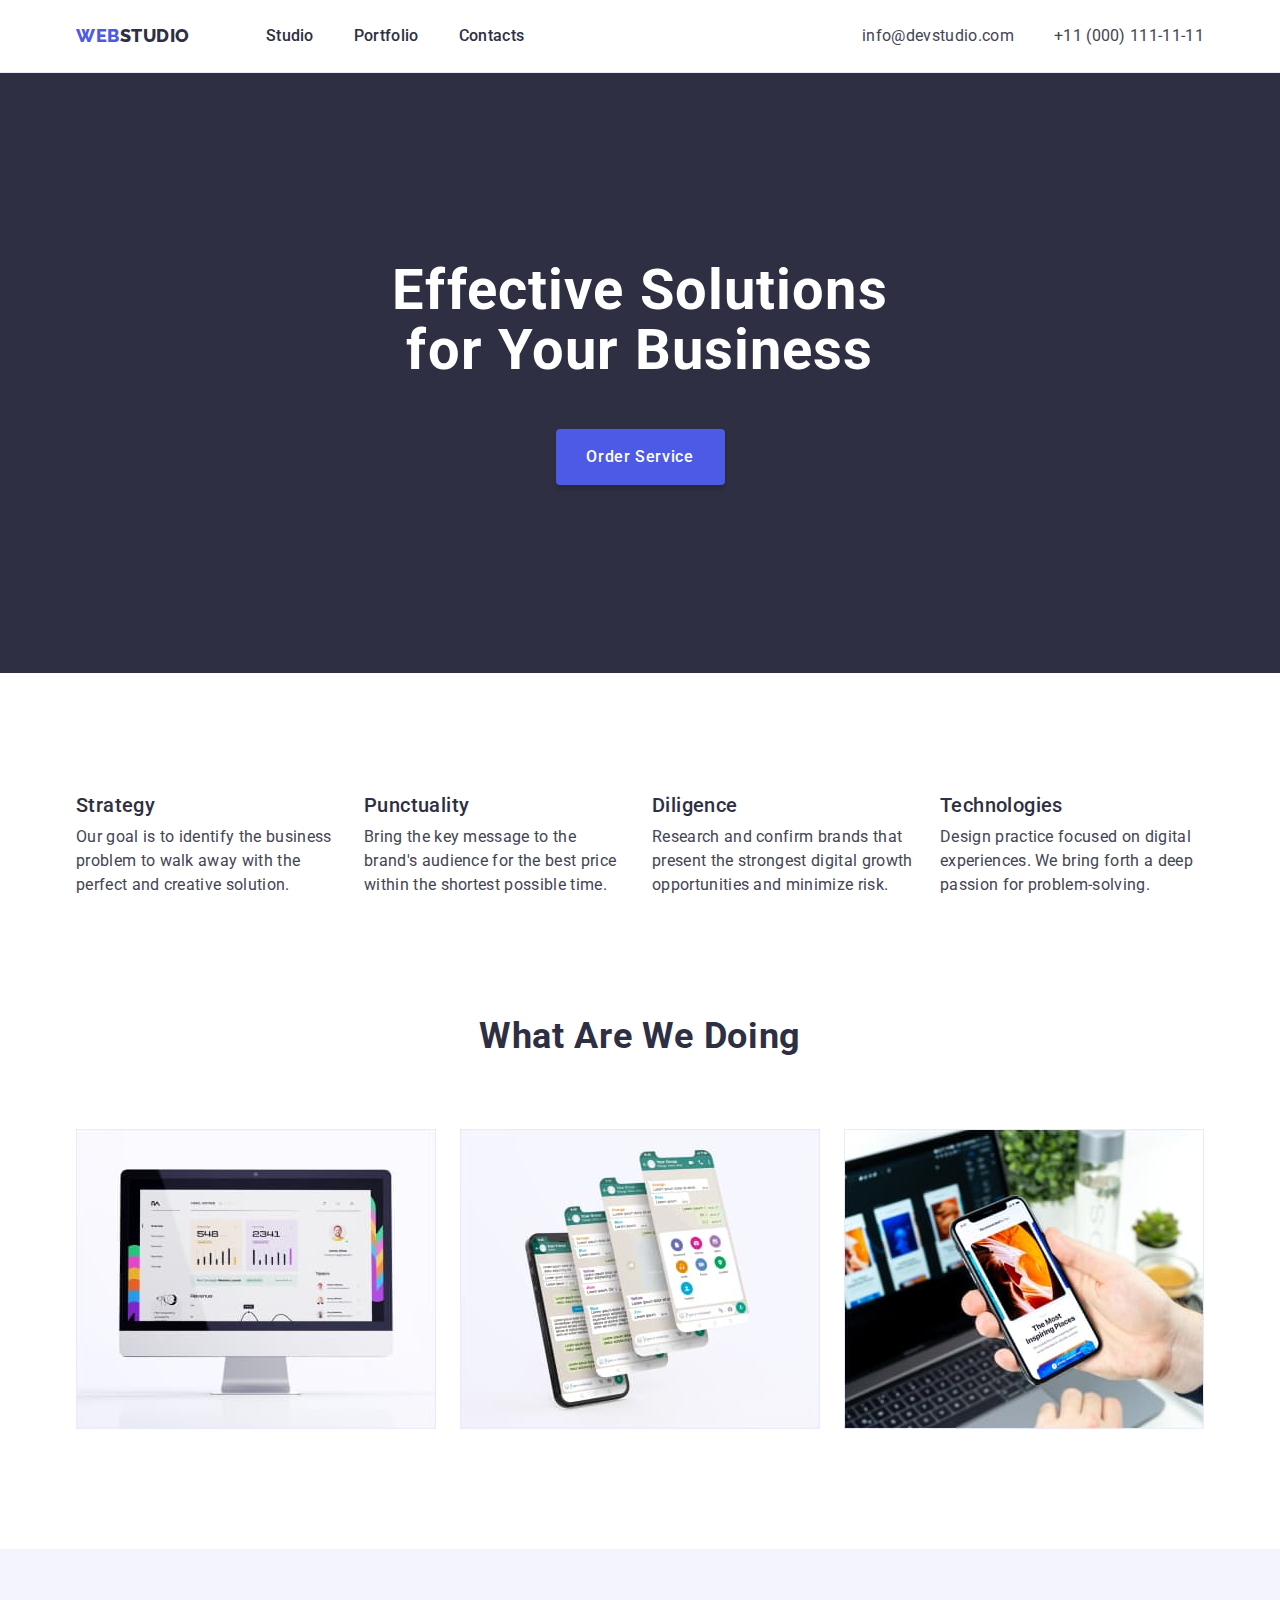
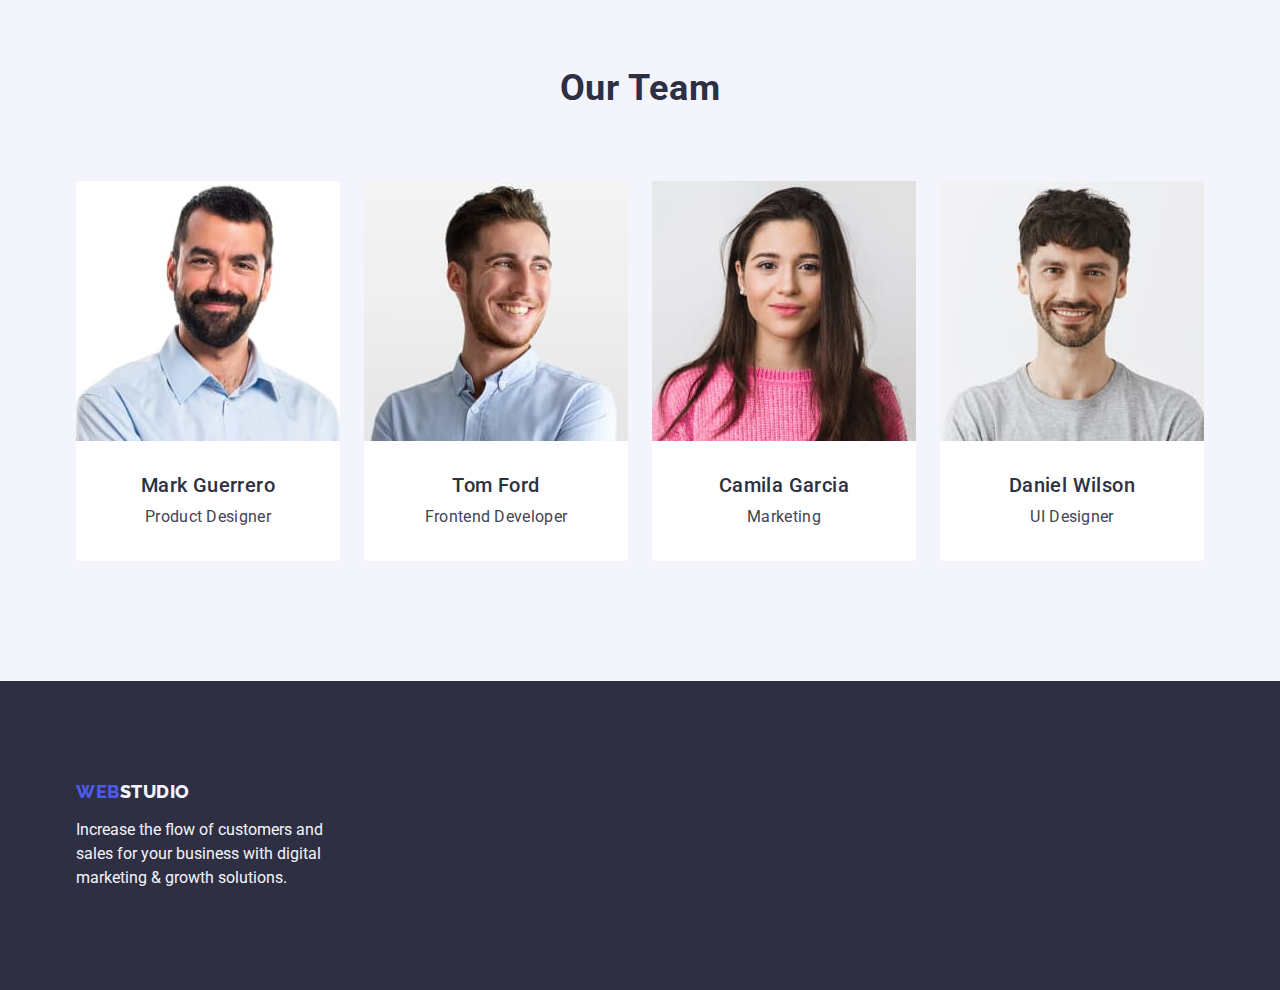
<file: index.html>
<!DOCTYPE html>
<html lang="en">
  <head>
    <meta charset="UTF-8" />
    <meta http-equiv="X-UA-Compatible" content="IE=edge" />
    <meta name="viewport" content="width=device-width, initial-scale=1.0" />
    <title>Studio</title>

    <!-- fonts add -->
    <link rel="preconnect" href="https://fonts.googleapis.com" />
    <link rel="preconnect" href="https://fonts.gstatic.com" crossorigin />
    <link
      href="https://fonts.googleapis.com/css2?family=Raleway:wght@800&family=Roboto:wght@400;500;700;900&display=swap"
      rel="stylesheet"
    />
    <!-- normalize -->
    <link
      rel="stylesheet"
      href="https://cdnjs.cloudflare.com/ajax/libs/modern-normalize/1.1.0/modern-normalize.min.css"
    />

    <link rel="stylesheet" href="./css/styles.css" />
  </head>

  <body>
    <header class="header-section">
      <!-- navigation -->
      <div class="header-main container">
        <nav class="navigation">
          <!-- logo -->
          <a class="logo link" href="./index.html">Web<span class="part-logo-up">Studio</span> </a>

          <ul class="menu list">
            <li class="menu-item">
              <a class="menu-button link" href="./index.html">Studio</a>
            </li>
            <li class="menu-item">
              <a class="menu-button link" href="./portfolio.html">Portfolio</a>
            </li>
            <li class="menu-item">
              <a class="menu-button link" href="">Contacts</a>
            </li>
          </ul>
        </nav>

        <!-- contacts -->
        <address class="address">
          <ul class="address-box list">
            <li class="address-list">
              <a class="address-item link" href="mailto:info@devstudio.com">info@devstudio.com</a>
            </li>
            <li class="address-list">
              <a class="address-item link" href="tel:+110001111111">+11 (000) 111-11-11</a>
            </li>
          </ul>
        </address>
      </div>
    </header>

    <main>
      <!-- hero section -->
      <section class="hero-section">
        <div class="container">
          <h1 class="hero-title">Effective Solutions for Your Business</h1>
          <button class="button-hero" type="button">Order Service</button>
        </div>
      </section>

      <!-- advantages -->
      <section class="advantages-section">
        <div class="container">
          <h2 class="visually-hidden">Our advantages</h2>
          <ul class="advantages-list list">
            <li class="advantages-item">
              <h3 class="title-name">Strategy</h3>
              <p class="text-description">
                Our goal is to identify the business problem to walk away with the perfect and
                creative solution.
              </p>
            </li>
            <li class="advantages-item">
              <h3 class="title-name">Punctuality</h3>
              <p class="text-description">
                Bring the key message to the brand's audience for the best price within the shortest
                possible time.
              </p>
            </li>
            <li class="advantages-item">
              <h3 class="title-name">Diligence</h3>
              <p class="text-description">
                Research and confirm brands that present the strongest digital growth opportunities
                and minimize risk.
              </p>
            </li>
            <li class="advantages-item">
              <h3 class="title-name">Technologies</h3>
              <p class="text-description">
                Design practice focused on digital experiences. We bring forth a deep passion for
                problem-solving.
              </p>
            </li>
          </ul>
        </div>
      </section>

      <!-- type of project -->
      <section class="type-project-section">
        <div class="container">
          <h2 class="type-project-title">What are we doing</h2>
          <ul class="type-project-list list">
            <li class="type-project-item">
              <img
                class="img"
                src="./images/typeofproject/monitor.jpg"
                alt="Monitor width desktop app"
                width="360"
              />
            </li>
            <li class="type-project-item">
              <img
                class="img"
                src="./images/typeofproject/phoneapp.jpg"
                alt="Smartphone and three mobile app"
                width="360"
              />
            </li>
            <li class="type-project-item">
              <img
                class="img"
                src="./images/typeofproject/phone.jpg"
                alt="Laptop and smartphone"
                width="360"
              />
            </li>
          </ul>
        </div>
      </section>

      <!-- our team -->
      <section class="section-team">
        <div class="container">
          <h2 class="team-title-main">Our Team</h2>
          <ul class="team-list list">
            <li class="team-item">
              <img class="img" src="./images/team/img1.jpg" alt="photo Mark Guerrero" width="264" />
              <div class="team-item-text">
                <h3 class="title-name">Mark Guerrero</h3>
                <p class="text-description">Product Designer</p>
              </div>
            </li>
            <li class="team-item">
              <img class="img" src="./images/team/img2.jpg" alt="photo Tom Ford" width="264" />
              <div class="team-item-text">
                <h3 class="title-name">Tom Ford</h3>
                <p class="text-description">Frontend Developer</p>
              </div>
            </li>
            <li class="team-item">
              <img class="img" src="./images/team/img3.jpg" alt="photo Camila Garcia" width="264" />
              <div class="team-item-text">
                <h3 class="title-name">Camila Garcia</h3>
                <p class="text-description">Marketing</p>
              </div>
            </li>
            <li class="team-item">
              <img class="img" src="./images/team/img4.jpg" alt="photo Daniel Wilson" width="264" />
              <div class="team-item-text">
                <h3 class="title-name">Daniel Wilson</h3>
                <p class="text-description">UI Designer</p>
              </div>
            </li>
          </ul>
        </div>
      </section>
    </main>

    <footer class="footer-space">
      <!-- logo -->
      <div class="container">
        <a class="logo link" href="./index.html"> Web<span class="part-logo-down">Studio</span> </a>
        <p class="footer-about">
          Increase the flow of customers and sales for your business with digital marketing & growth
          solutions.
        </p>
      </div>
    </footer>
  </body>
</html>
</file>
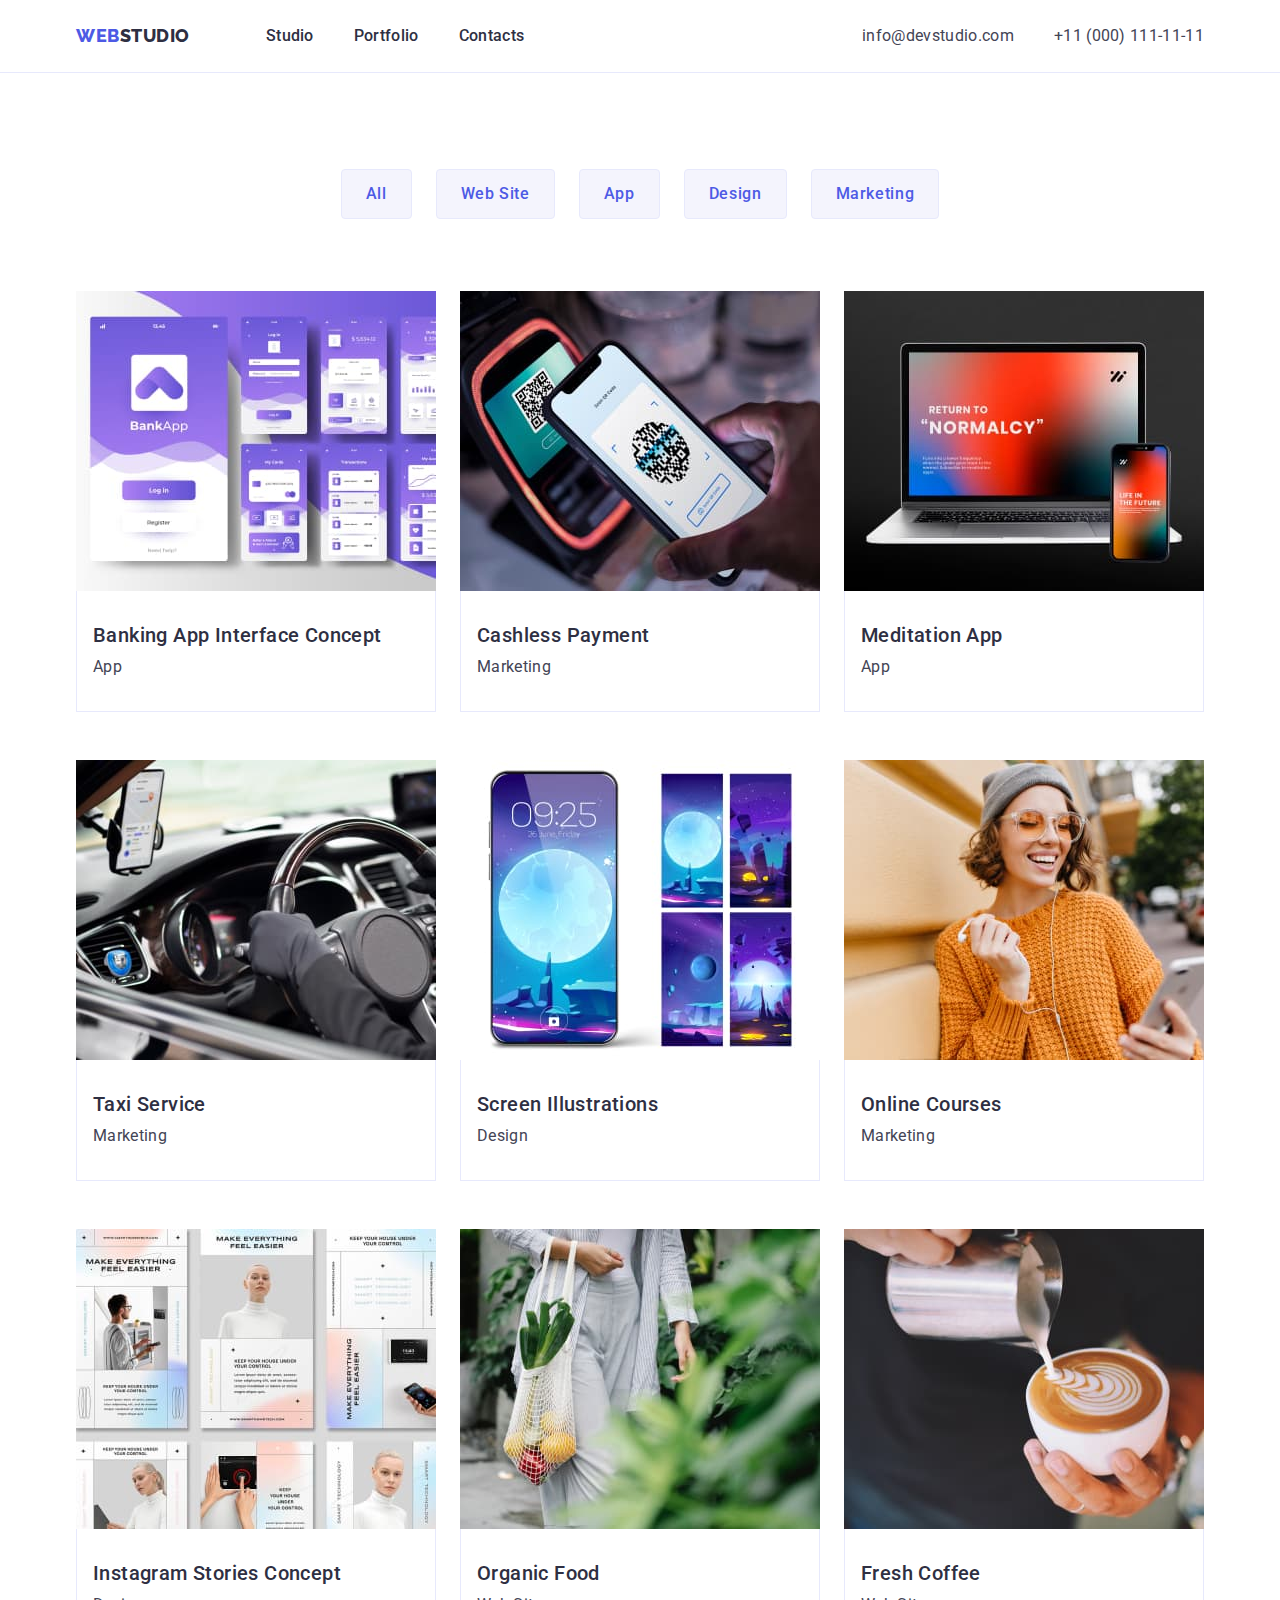
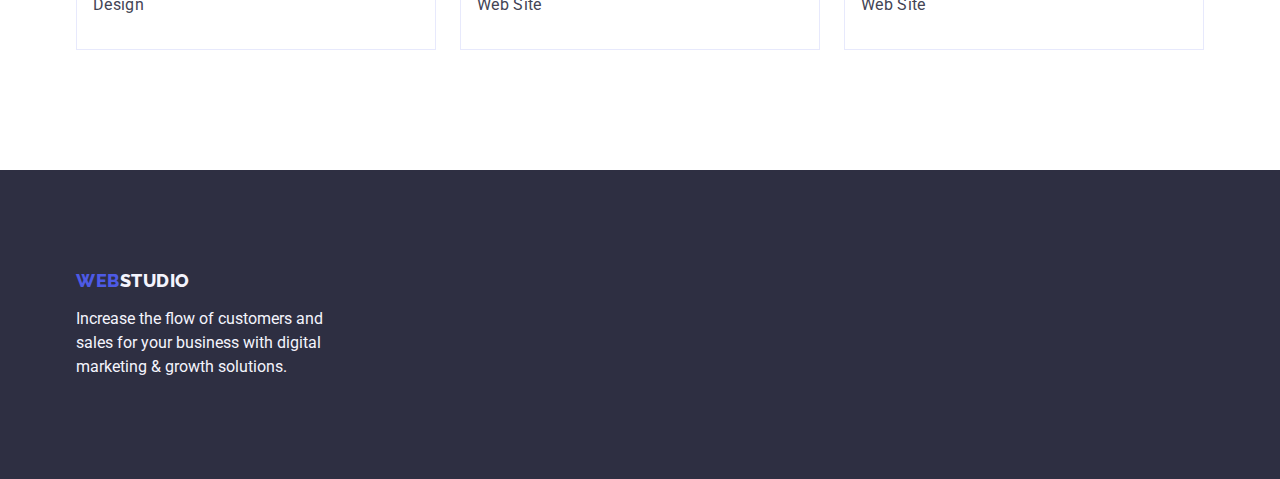
<file: portfolio.html>
<!DOCTYPE html>
<html lang="en">
  <head>
    <meta charset="UTF-8" />
    <meta http-equiv="X-UA-Compatible" content="IE=edge" />
    <meta name="viewport" content="width=device-width, initial-scale=1.0" />
    <title>Portfolio</title>

    <!-- fonts add -->
    <link rel="preconnect" href="https://fonts.googleapis.com" />
    <link rel="preconnect" href="https://fonts.gstatic.com" crossorigin />
    <link
      href="https://fonts.googleapis.com/css2?family=Raleway:wght@800&family=Roboto:wght@400;500;700;900&display=swap"
      rel="stylesheet"
    />
    <!-- normalize -->
    <link
      rel="stylesheet"
      href="https://cdnjs.cloudflare.com/ajax/libs/modern-normalize/1.1.0/modern-normalize.min.css"
    />

    <link rel="stylesheet" href="./css/styles.css" />
  </head>
  <body>
    <header class="header-section">
      <!-- navigation -->
      <div class="header-main container">
        <nav class="navigation">
          <!-- logo -->
          <a class="logo link" href="./index.html">Web<span class="part-logo-up">Studio</span> </a>

          <ul class="menu list">
            <li class="menu-item"><a class="menu-button link" href="./index.html">Studio</a></li>
            <li class="menu-item">
              <a class="menu-button link" href="./portfolio.html">Portfolio</a>
            </li>
            <li class="menu-item">
              <a class="menu-button link" href="">Contacts</a>
            </li>
          </ul>
        </nav>

        <!-- contacts -->
        <address class="address">
          <ul class="address-box list">
            <li class="address-list">
              <a class="address-item link" href="mailto:info@devstudio.com">info@devstudio.com</a>
            </li>
            <li class="address-list">
              <a class="address-item link" href="tel:+110001111111">+11 (000) 111-11-11</a>
            </li>
          </ul>
        </address>
      </div>
    </header>
    <main>
      <section class="portfolio-section">
        <div class="container">
          <h1 class="visually-hidden">List of projects</h1>

          <!-- filter buttons -->
          <ul class="buttons-list list">
            <li class="button-list-item"><button class="button-item" type="button">All</button></li>
            <li class="button-list-item">
              <button class="button-item" type="button">Web Site</button>
            </li>
            <li class="button-list-item"><button class="button-item" type="button">App</button></li>
            <li class="button-list-item">
              <button class="button-item" type="button">Design</button>
            </li>
            <li class="button-list-item">
              <button class="button-item" type="button">Marketing</button>
            </li>
          </ul>

          <!-- list of the projects -->
          <ul class="project-list list">
            <li class="project-item">
              <a class="link" href="">
                <img
                  class="img"
                  src="./images/listofproject/img-8.jpg"
                  alt="App with Banking interface"
                  width="360"
                />
                <div class="project-item-text">
                  <h2 class="title-name">Banking App Interface Concept</h2>
                  <p class="text-description">App</p>
                </div>
              </a>
            </li>
            <li class="project-item">
              <a class="link" href="">
                <img
                  class="img"
                  src="./images/listofproject/img-7.jpg"
                  alt="Pay by mobile"
                  width="360"
                />
                <div class="project-item-text">
                  <h2 class="title-name">Cashless Payment</h2>
                  <p class="text-description">Marketing</p>
                </div>
              </a>
            </li>
            <li class="project-item">
              <a class="link" href="">
                <img
                  class="img"
                  src="./images/listofproject/img-6.jpg"
                  alt="Laptop with smartphone"
                  width="360"
                />
                <div class="project-item-text">
                  <h2 class="title-name">Meditation App</h2>
                  <p class="text-description">App</p>
                </div>
              </a>
            </li>
            <li class="project-item">
              <a class="link" href="">
                <img
                  class="img"
                  src="./images/listofproject/img-5.jpg"
                  alt="Driver in the car"
                  width="360"
                />
                <div class="project-item-text">
                  <h2 class="title-name">Taxi Service</h2>
                  <p class="text-description">Marketing</p>
                </div>
              </a>
            </li>
            <li class="project-item">
              <a class="link" href="">
                <img
                  class="img"
                  src="./images/listofproject/img-4.jpg"
                  alt="Another photo of mobile screen"
                  width="360"
                />
                <div class="project-item-text">
                  <h2 class="title-name">Screen Illustrations</h2>
                  <p class="text-description">Design</p>
                </div>
              </a>
            </li>
            <li class="project-item">
              <a class="link" href="">
                <img
                  class="img"
                  src="./images/listofproject/img-3.jpg"
                  alt="Girl with smartphone, lough"
                  width="360"
                />
                <div class="project-item-text">
                  <h2 class="title-name">Online Courses</h2>
                  <p class="text-description">Marketing</p>
                </div>
              </a>
            </li>
            <li class="project-item">
              <a class="link" href="">
                <img
                  class="img"
                  src="./images/listofproject/img-2.jpg"
                  alt="many different screens of mobile app"
                  width="360"
                />
                <div class="project-item-text">
                  <h2 class="title-name">Instagram Stories Concept</h2>
                  <p class="text-description">Design</p>
                </div>
              </a>
            </li>
            <li class="project-item">
              <a class="link" href="">
                <img
                  class="img"
                  src="./images/listofproject/img-1.jpg"
                  alt="girl with bag"
                  width="360"
                />
                <div class="project-item-text">
                  <h2 class="title-name">Organic Food</h2>
                  <p class="text-description">Web Site</p>
                </div>
              </a>
            </li>
            <li class="project-item">
              <a class="link" href="">
                <img
                  class="img"
                  src="./images/listofproject/img.jpg"
                  alt="cup of coffe"
                  width="360"
                />
                <div class="project-item-text">
                  <h2 class="title-name">Fresh Coffee</h2>
                  <p class="text-description">Web Site</p>
                </div>
              </a>
            </li>
          </ul>
        </div>
      </section>
    </main>
    <!-- Footer section -->
    <footer class="footer-space">
      <!-- logo -->
      <div class="container">
        <a class="logo link" href="./index.html"> Web<span class="part-logo-down">Studio</span> </a>
        <p class="footer-about">
          Increase the flow of customers and sales for your business with digital marketing & growth
          solutions.
        </p>
      </div>
    </footer>
  </body>
</html>
</file>
<file: css/styles.css>
:root {
  /* background color */
  --background-color: #ffffff;
  --background-section-color: #2e2f42;

  /* text color */
  --main-title-color: #2e2f42;
  --text-description-color: #434455;
  --footer-text-color: #f4f4fd;
  --nav-color: #2e2f42;

  /* logo color */
  --logo-main-color: #4d5ae5;
  --logo-header-color: #2e2f42;

  /* link and button color */
  --linkhover-color: #404bbf;
  --button-normal-color: #4d5ae5;
  --button-hover-color: #404bbf;
}

/* global styles */
h1,
h2,
h3,
h4,
h5,
h6,
p,
ul {
  margin: 0;
  padding: 0;
}

body {
  font-family: 'Roboto', sans-serif;
  color: #434455;
  background-color: var(--background-color);
}

.container {
  width: 1158px;
  margin: 0 auto;
  padding-left: 15px;
  padding-right: 15px;
}

.link {
  text-decoration: none;
}

.list {
  list-style: none;
}

.visually-hidden {
  position: absolute;
  width: 1px;
  height: 1px;
  margin: -1px;
  border: 0;
  padding: 0;

  white-space: nowrap;
  clip-path: inset(100%);
  clip: rect(0 0 0 0);
  overflow: hidden;
}

.img {
  display: block;
}
/* /global styles */

.title-name {
  font-weight: 500;
  font-size: 20px;
  line-height: 1.2;
  letter-spacing: 0.02em;
  color: var(--main-title-color);
}

.text-description {
  font-weight: 400;
  font-size: 16px;
  line-height: 1.5;
  letter-spacing: 0.02em;
  color: var(--text-description-color);
}

/*------------- logo styles ----------------*/
.logo {
  margin-right: 76px;

  font-family: Raleway, sans-serif;
  font-weight: 800;
  font-size: 18px;
  line-height: 1.17;
  letter-spacing: 0.03em;
  text-transform: uppercase;
  color: var(--logo-main-color);
}

.logo .part-logo-up {
  color: var(--logo-header-color);
}

.logo .part-logo-down {
  color: var(--footer-text-color);
}

/* -------------header------------------------- */
/*------------- navigation styles ----------------*/
.header-section {
  border-bottom: 1px solid #e7e9fc;
}

.header-main {
  display: flex;
  justify-content: space-between;
  align-items: center;
}

.navigation {
  display: flex;
  margin-right: auto;
  align-items: center;
}

.menu {
  display: flex;
}

.menu-button {
  padding: 24px 0;

  font-weight: 500;
  font-size: 16px;
  line-height: 1.5;
  letter-spacing: 0.02em;
  color: var(--nav-color);
}

.menu-item {
  margin-right: 40px;
  padding-top: 24px;
  padding-bottom: 24px;
}

.menu-item:nth-last-child(-n + 1) {
  margin-right: 0;
}

.address {
  font-style: normal;
}

.address-box {
  display: flex;
}

.address-list {
  margin-right: 40px;
}

.address-list:nth-last-child(-n + 1) {
  margin-right: 0;
}

.address-item {
  font-size: 16px;
  line-height: 1.5;
  letter-spacing: 0.02em;
  color: var(--text-description-color);
}

/* hover and focus */
.menu-button:hover,
.menu-button:focus,
.address-item:hover,
.address-item:focus {
  color: var(--linkhover-color);
}

/*------------footer styles------------------- */

.footer-space {
  background: var(--background-section-color);
  padding: 100px 0;
}

.footer-space .logo {
  display: inline-block;
  margin-bottom: 16px;
}

.footer-about {
  width: 264px;
  font-weight: 400;
  font-size: 16px;
  line-height: 1.5;
  color: var(--footer-text-color);
}

/* -----------PAGE index-------------------- */
/* ----hero----- */
.hero-section {
  padding-top: 188px;
  padding-bottom: 188px;
  text-align: center;
  background: var(--background-section-color);
}

.hero-title {
  display: block;
  margin-right: auto;
  margin-left: auto;
  margin-bottom: 48px;
  max-width: 496px;

  font-weight: 700;
  font-size: 56px;
  line-height: 1.07;
  letter-spacing: 0.02em;
  color: #ffffff;
}

.button-hero {
  display: block;
  min-width: 169px;
  height: 56px;
  margin-right: auto;
  margin-left: auto;
  padding-top: 16px;
  padding-bottom: 16px;
  border-radius: 4px;
  box-shadow: 0px 4px 4px rgba(0, 0, 0, 0.15);

  font-family: 'Roboto', sans-serif;
  font-weight: 500;
  font-size: 16px;
  line-height: 1.5;
  letter-spacing: 0.04em;
  color: #ffffff;
  background-color: var(--button-normal-color);
  border: none;
  cursor: pointer;
}

.button-hero:hover,
.button-hero:focus {
  background-color: var(--button-hover-color);
}

/* <!-- advantages -->  */

.advantages-section {
  padding: 120px 0;
}

.advantages-list {
  display: flex;
  margin-left: auto;
  margin-right: auto;
}

.advantages-item {
  width: calc((100% - 72px) / 4);
  margin-right: 24px;
}

.advantages-item:nth-last-child(-n + 1) {
  margin-right: 0;
}

.advantages-item > .title-name {
  margin-bottom: 8px;
}

/* <!-- type of project --> */

.type-project-section {
  padding-bottom: 120px;
}

.type-project-title {
  margin-bottom: 72px;

  font-weight: 700;
  font-size: 36px;
  line-height: 1.11;
  letter-spacing: 0.02em;
  text-align: center;
  text-transform: capitalize;
  color: var(--main-title-color);
}

.type-project-list {
  display: flex;
  margin-left: auto;
  margin-bottom: auto;
}

.type-project-item {
  margin-right: 24px;
  width: calc((100% - 1px) / 3);
}

.type-project-item:nth-last-child(-n + 1) {
  margin-right: 0;
}

/* <!-- our team --> */

.section-team {
  padding: 120px 0;

  background-color: #f4f4fd;
}

.team-title-main {
  margin-bottom: 72px;

  font-weight: 700;
  font-size: 36px;
  line-height: 1.11;
  letter-spacing: 0.02em;
  text-align: center;
  text-transform: capitalize;
  color: var(--main-title-color);
}

.team-list {
  display: flex;
}

.team-item {
  margin-right: 24px;
  width: 264px;
  border-radius: 0px 0px 4px 4px;

  background-color: var(--background-color);
}

.team-item:nth-last-child(-n + 1) {
  margin-right: 0;
}

.team-item-text {
  padding: 32px 16px;
  text-align: center;
}

.team-item-text .title-name {
  margin-bottom: 8px;
}

/* -----------PAGE portfolio-------------------- */
.portfolio-section {
  padding: 96px 0 120px;
}

/* <!-- filter buttons --> */

.buttons-list {
  display: flex;
  justify-content: center;
  margin-bottom: 72px;
}

.button-list-item {
  margin-right: 24px;
}

.button-list-item:nth-last-child(-n + 1) {
  margin-right: 0;
}

.button-item {
  padding: 12px 24px 12px 24px;
  border: 1px solid #e7e9fc;
  border-radius: 4px;
  align-items: center;

  font-family: 'Roboto', sans-serif;
  font-weight: 500;
  font-size: 16px;
  line-height: 1.5;
  letter-spacing: 0.04em;
  color: var(--button-normal-color);
  background-color: var(--footer-text-color);
  cursor: pointer;
}

.button-item:hover,
.button-item:focus {
  background-color: var(--button-hover-color);
  color: #ffffff;
  border: 1px solid transparent;
}

/* <!-- list of the projects --> */

.project-list {
  display: flex;
  flex-wrap: wrap;
}

.project-item {
  margin-right: 24px;
  margin-bottom: 48px;
  flex-basis: calc((100% - 48px) / 3);
}

.project-item:nth-child(3n + 3) {
  margin-right: 0;
}

.project-item:nth-last-child(-n + 3) {
  margin-bottom: 0;
}

.project-item-text {
  padding: 32px 16px;
  border-bottom: 1px solid #e7e9fc;
  border-left: 1px solid #e7e9fc;
  border-right: 1px solid #e7e9fc;
}

.project-item .title-name {
  margin-bottom: 8px;
}
</file>
